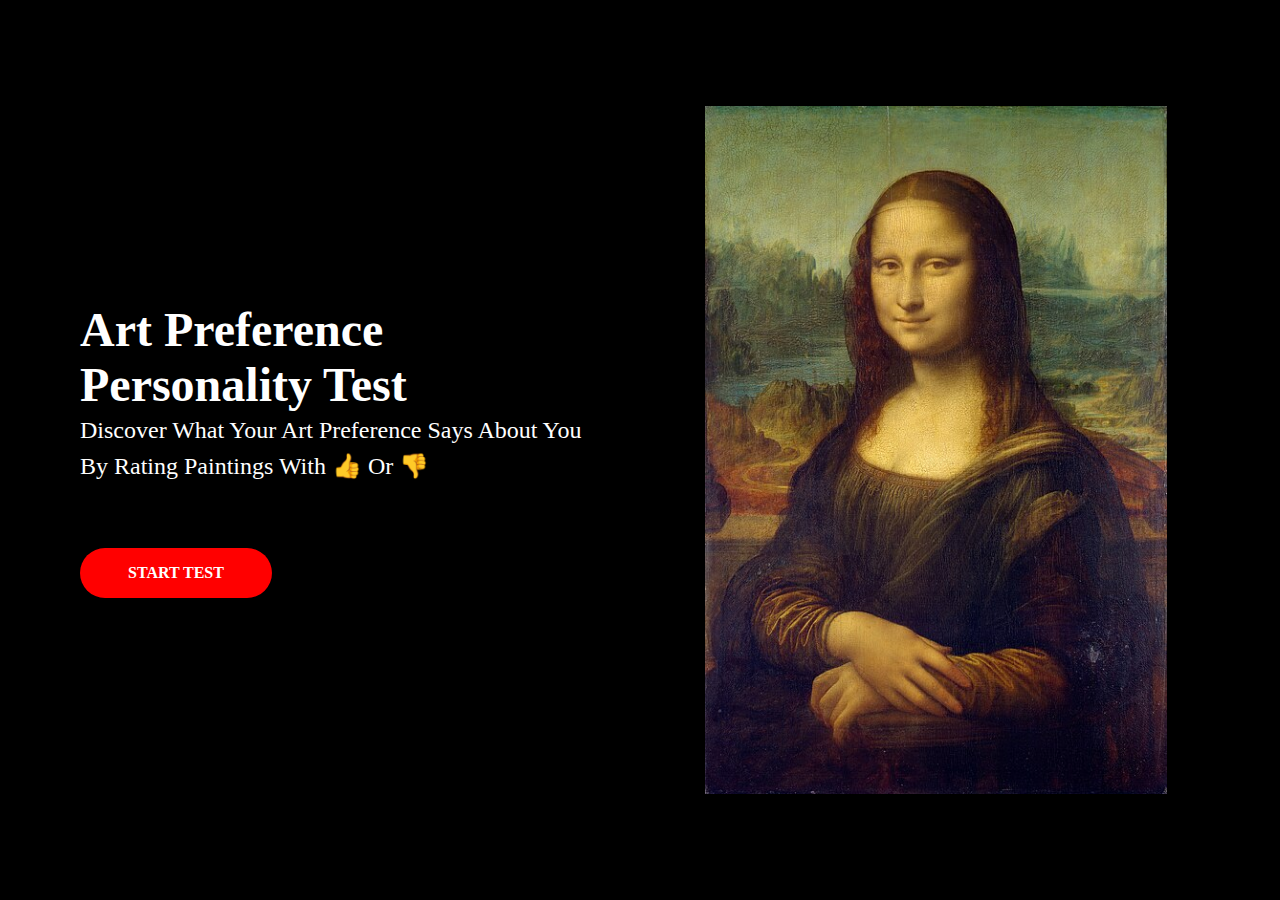
<file: index.html>
<!DOCTYPE html>
<html lang="en">
  <head>
    <meta charset="UTF-8" />
    <meta name="viewport" content="width=device-width, initial-scale=1.0" />
    <title>Art Personality Test</title>
    <link rel="stylesheet" href="styles1.css" />
  </head>
  <body>
    <section class="hero">
      <div class="hero-container">
        <div class="column-left">
          <h1>Art Preference Personality Test</h1>
          <p>
            Discover What Your Art Preference Says About You By Rating Paintings With 👍 Or 👎
          </p>
          <button onclick="startGame()">START TEST</button>
            <script>
            function startGame() {
            window.location.href = "test.html";}
            </script>
        </div>
        <div class="column-right">
          <img
            src="./monalisa.jpg"
            alt="illustration
        "
            class="hero-image"
          />
        </div>
      </div>
    </section>
  </body>
</html>
</file>
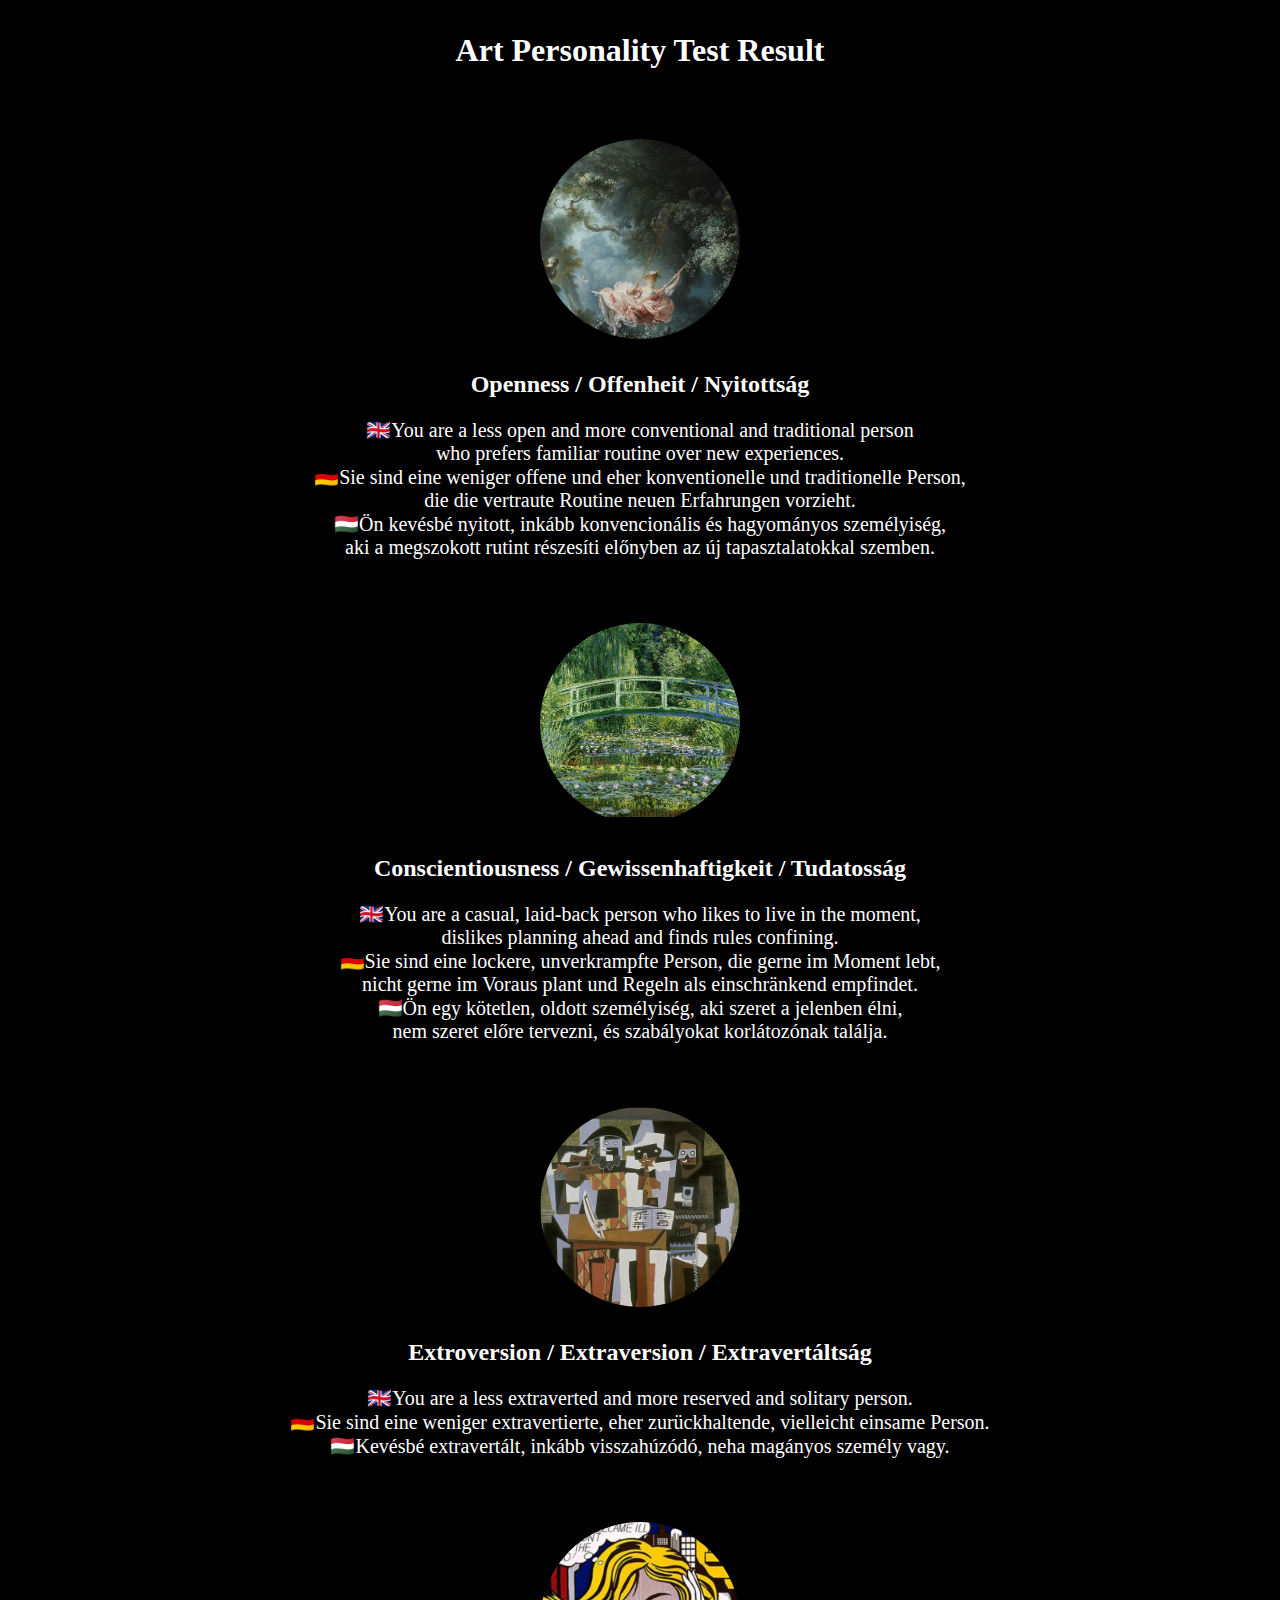
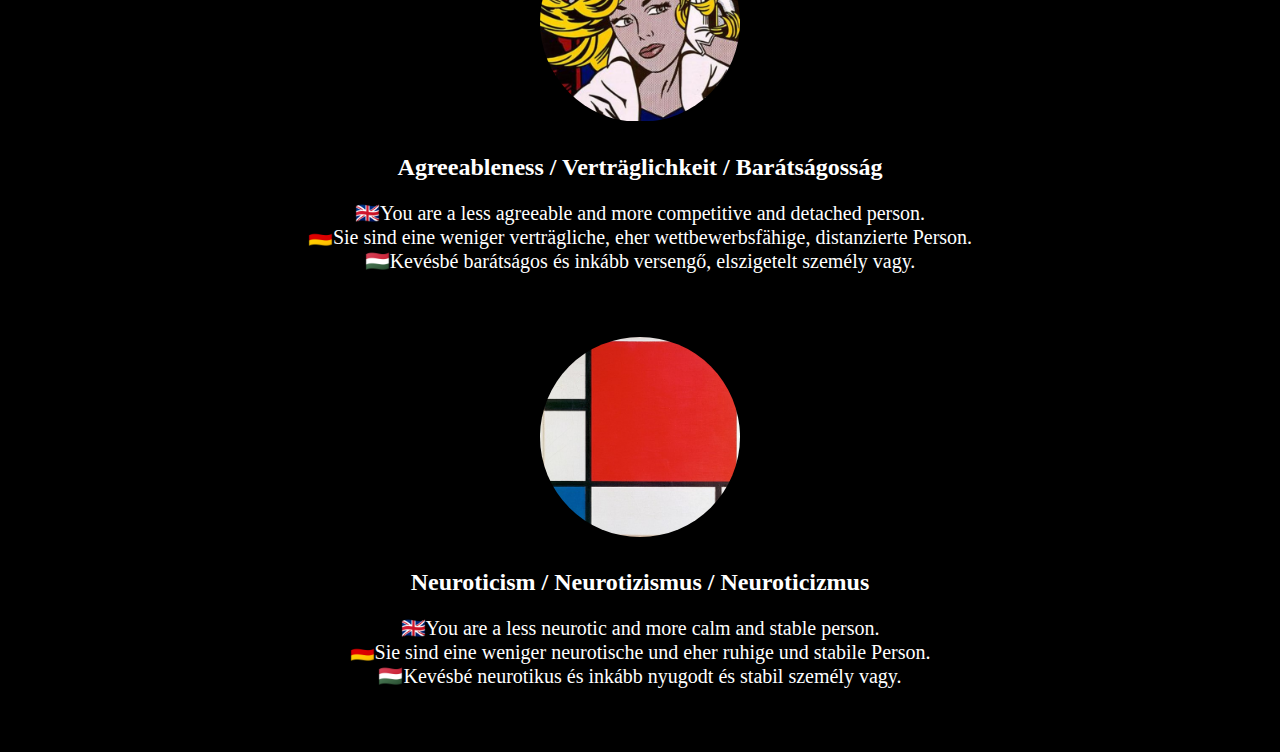
<file: result.html>
<!DOCTYPE html>
<html>
<head>
    <link rel="stylesheet" type="text/css" href="styles3.css">
    <title>Test Result</title>
</head>
<body>
    <h1>Art Personality Test Result</h1>
    <div class="circle-image-container">
        <img src="image7.jpg" alt="Openness Image">
    </div>
    <h2>Openness / Offenheit / Nyitottság</h2>
    <p id="openness"></p>
    <div class="circle-image-container">
        <img src="image1.jpg" alt="Openness Image">
    </div>
    <h2>Conscientiousness / Gewissenhaftigkeit / Tudatosság</h2>
    <p id="conscientiousness"></p>
    <div class="circle-image-container">
        <img src="image2.jpg" alt="Openness Image">
    </div>
    <h2>Extroversion / Extraversion / Extravertáltság</h2>
    <p id="extraversion"></p>
    <div class="circle-image-container">
        <img src="image5.jpg" alt="Openness Image">
    </div>
    <h2>Agreeableness / Verträglichkeit / Barátságosság</h2>
    <p id="agreeableness"></p>
    <div class="circle-image-container">
        <img src="image4.jpg" alt="Openness Image">
    </div>
    <h2>Neuroticism / Neurotizismus / Neuroticizmus</h2>
    <p id="neuroticism"></p>

    <script src="script.js"></script>
    <script>
        interpretResult('openness', 
            "🇬🇧You are an open-minded, imaginative, creative and insightful person\nwho prefers variety and seeks new experiences.\n🇩🇪Sie sind eine aufgeschlossene, phantasievolle, kreative und einsichtsvolle Person,\ndie Abwechslung bevorzugt und nach neuen Erfahrungen sucht.\n🇭🇺Ön nyitott, fantáziadús, kreatív és éleslátó személyiség,\naki szereti a változatosságot és keresi az új tapasztalatokat.", 
            "🇬🇧You are a less open and more conventional and traditional person\nwho prefers familiar routine over new experiences.\n🇩🇪Sie sind eine weniger offene und eher konventionelle und traditionelle Person,\ndie die vertraute Routine neuen Erfahrungen vorzieht.\n🇭🇺Ön kevésbé nyitott, inkább konvencionális és hagyományos személyiség,\naki a megszokott rutint részesíti előnyben az új tapasztalatokkal szemben.");
        interpretResult('conscientiousness',
            "🇬🇧You are a responsible, organized, hard-working, goal-directed person\nwho likes to adhere to norms and rules.\n🇩🇪Sie sind eine verantwortungsbewusste, organisierte, fleißige und zielstrebige Person,\ndie sich gerne an Normen und Regeln hält.\n🇭🇺Ön felelősségteljes, rendezett, szorgalmas, céltudatos személyiség,\naki szereti betartani a normákat és szabályokat.",
            "🇬🇧You are a casual, laid-back person who likes to live in the moment,\n dislikes planning ahead and finds rules confining.\n🇩🇪Sie sind eine lockere, unverkrampfte Person, die gerne im Moment lebt,\nnicht gerne im Voraus plant und Regeln als einschränkend empfindet.\n🇭🇺Ön egy kötetlen, oldott személyiség, aki szeret a jelenben élni,\n nem szeret előre tervezni, és szabályokat korlátozónak találja.");
        interpretResult('extraversion',
            "🇬🇧You are an outgoing, energetic, and sociable person.\n🇩🇪Sie sind eine ausgehende, energische und gesellige Person.\n🇭🇺Társaságkedvelő, energikus és társaságkedvelő személy vagy.",
            "🇬🇧You are a less extraverted and more reserved and solitary person.\n🇩🇪Sie sind eine weniger extravertierte, eher zurückhaltende, vielleicht einsame Person.\n🇭🇺Kevésbé extravertált, inkább visszahúzódó, neha magányos személy vagy.");
        interpretResult('agreeableness',
            "🇬🇧You are a kind, compassionate, and cooperative person.\n🇩🇪Sie sind eine freundliche, mitfühlende und kooperative Person.\n🇭🇺Barátságos, együttérző és együttműködő személy vagy.",
            "🇬🇧You are a less agreeable and more competitive and detached person.\n🇩🇪Sie sind eine weniger verträgliche, eher wettbewerbsfähige, distanzierte Person.\n🇭🇺Kevésbé barátságos és inkább versengő, elszigetelt személy vagy.");
        interpretResult('neuroticism',
            "🇬🇧You are a sensitive, emotional, and sometimes anxious person.\n🇩🇪Sie sind eine sensible, emotionale und manchmal ängstliche Person.\n🇭🇺Érzékeny, érzelmes és néha szorongó személy vagy.",
            "🇬🇧You are a less neurotic and more calm and stable person.\n🇩🇪Sie sind eine weniger neurotische und eher ruhige und stabile Person.\n🇭🇺Kevésbé neurotikus és inkább nyugodt és stabil személy vagy.");
    </script>
</body>
</html>
</file>
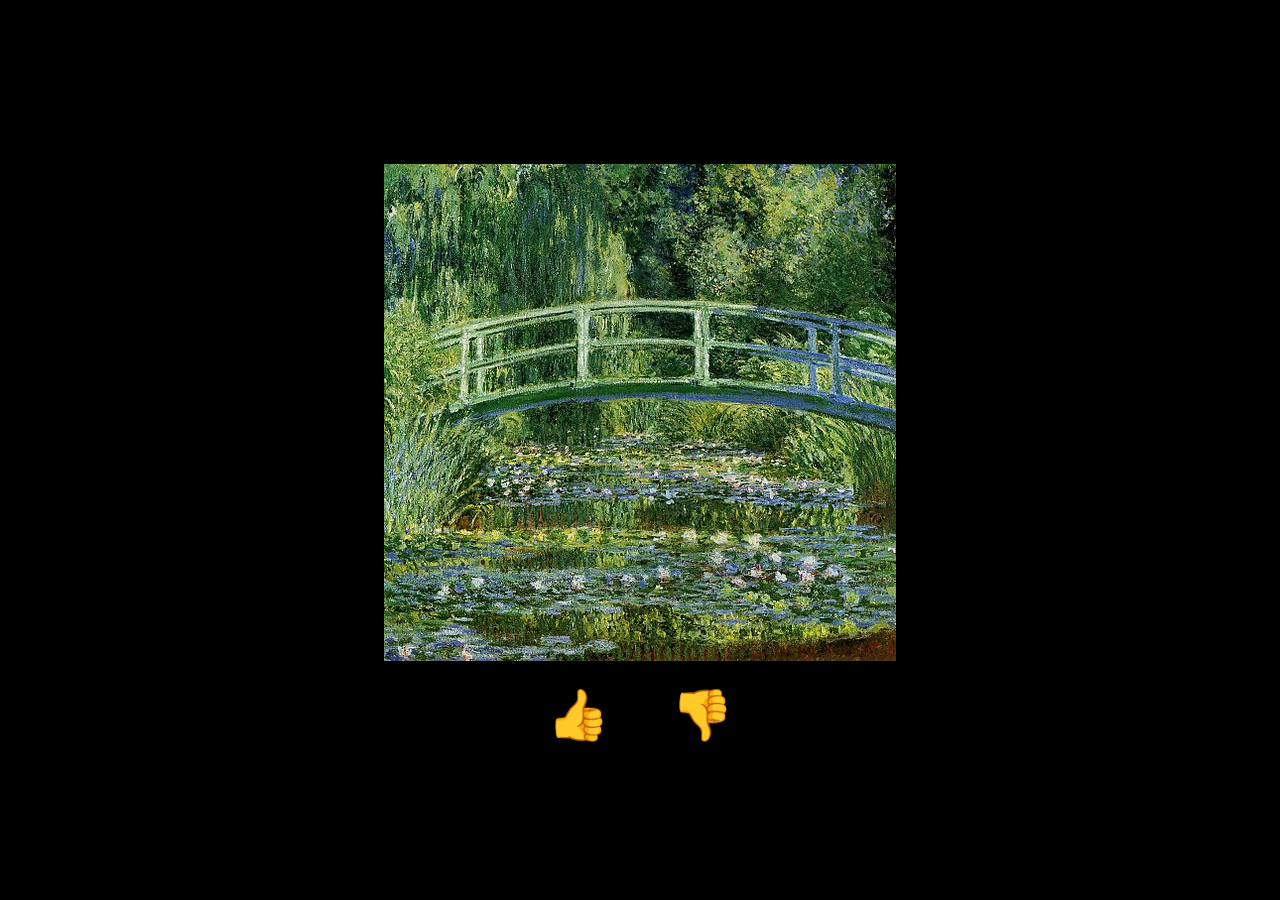
<file: test.html>
<!DOCTYPE html>
<html lang="en">
<head>
    <meta charset="UTF-8">
    <meta name="viewport" content="width=device-width, initial-scale=1.0">
    <title>Test Started</title>
    <link rel="stylesheet" href="styles2.css">
</head>
<body>
    <div class="image-container">
        <img id="current-image" src="image1.jpg" alt="Bild 1">
        <div class="buttons">
            <button id="thumbs-up">👍</button>
            <button id="thumbs-down">👎</button>
        </div>
    </div>
    <script src="script.js"></script>
</body>
</html>
</file>
<file: styles1.css>
* {
    box-sizing: border-box;
    margin: 0;
    padding: 0;
    font-family: 'Playfair Display', serif;
  }
  
  .hero {
    background: #000000;
  }
  
  .hero-container {
    display: grid;
    grid-template-columns: 1fr 1fr;
    height: 100vh;
    padding: 0 3rem;
  }
  
  .column-left {
    display: flex;
    flex-direction: column;
    justify-content: center;
    align-items: flex-start;
    color: #ffffff;
    padding: 2rem 2rem;
  }
  
  .column-left h1 {
    margin-bottom: 0;
    font-size: 3rem;
  }
  
  .column-left p {
    margin-bottom: 4rem;
    font-size: 1.5rem;
    line-height: 1.5;
  }
  
  button {
    padding: 1rem 3rem;
    font-size: 1rem;
    /*make the font bold in the button*/
    font-weight: bold;
    border: none;
    color: #ffffff;
    background: #ff0000;
    cursor: pointer;
    border-radius: 50px;
  }
  
  .column-right {
    display: flex;
    justify-content: center;
    align-items: center;
    padding: 0;
  }
  
  .hero-image {
    width: 78%;
    height: auto;
  }
  
  @media screen and (max-width: 768px) {
    .hero-container {
      grid-template-columns: 1fr;
    }
  }
  
  body {
    background-color: #000000;
  }
</file>
<file: styles3.css>
body {
    background-color: black;
    color: white;
    font-family: 'Playfair Display', serif;
    text-align: center;
}

h1 {
    font-weight: bold;
    margin-top: 2rem;
    margin-bottom: 70px;
}

h2 {
    font-weight: bold;
    margin-top: 2rem;
    margin-bottom: 10px;
}

p {
    font-weight: normal;
    font-size: 20px;
    margin-bottom: 4rem;
}

.circle-image-container {
    width: 200px; 
    height: 200px;
    border-radius: 50%;
    overflow: hidden;
    margin: 0 auto;
}

.circle-image-container img {
    width: 100%;
    height: auto;
}
</file>
<file: styles2.css>
body {
    background-color: black;
    display: flex;
    justify-content: center;
    align-items: center;
    height: 100vh;
    margin: 0;
    padding: 0;
}

.image-container {
    text-align: center;
}

.buttons {
    margin-top: 20px;
}

button {
    width: 100px; 
    height: 50px; 
    margin: 0 10px;
    font-size: 50px;
    background-color: black;
    color: rgb(0, 0, 0);
    border: none;
}
</file>
